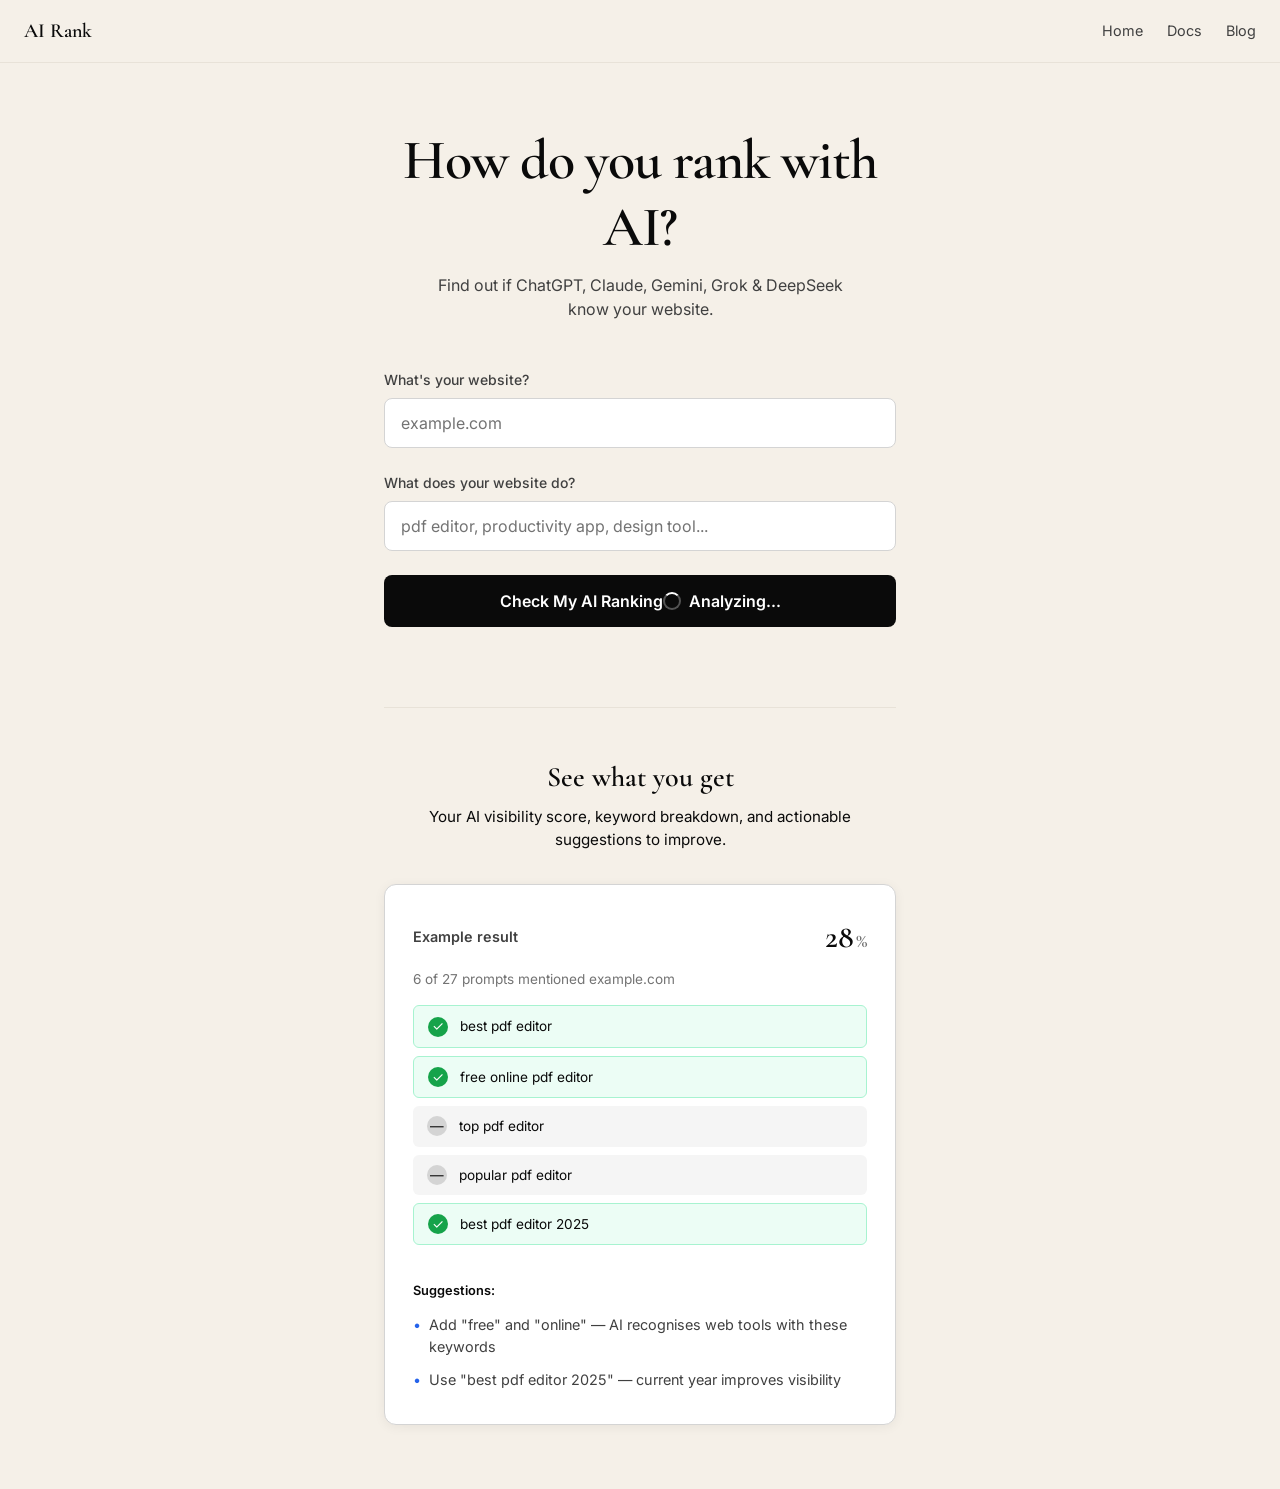
<file: static/index.html>
<!DOCTYPE html>
<html lang="en">
<head>
  <meta charset="UTF-8">
  <meta name="viewport" content="width=device-width, initial-scale=1.0">
  <title>AI Rank - How do you rank with AI?</title>
  <link rel="stylesheet" href="/static/styles.css">
  <link rel="preconnect" href="https://fonts.googleapis.com">
  <link rel="preconnect" href="https://fonts.gstatic.com" crossorigin>
  <link href="https://fonts.googleapis.com/css2?family=Cormorant+Garamond:ital,wght@0,400;0,600;1,400&family=Inter:wght@400;500;600&display=swap" rel="stylesheet">
</head>
<body>
  <nav class="nav">
    <a href="/" class="nav-logo">AI Rank</a>
    <div class="nav-links">
      <a href="/">Home</a>
      <a href="/help">Docs</a>
      <a href="/blog">Blog</a>
    </div>
  </nav>

  <main class="container">
    <header class="hero">
      <h1 class="hero-title">How do you rank with AI?</h1>
      <p class="hero-subtitle">Find out if ChatGPT, Claude, Gemini, Grok & DeepSeek know your website.</p>
    </header>

    <form id="analyse-form" class="form">
      <div class="form-group">
        <label for="website">What's your website?</label>
        <input type="text" id="website" name="website" placeholder="example.com" autocomplete="url">
      </div>
      <div class="form-group">
        <label id="category-label" for="category">What does your website do?</label>
        <input type="text" id="category" name="category" placeholder="pdf editor, productivity app, design tool..." autocomplete="off">
      </div>
      <button type="submit" id="submit-btn" class="btn-primary">
        <span class="btn-text">Check My AI Ranking</span>
        <span class="btn-loading" hidden>
          <span class="spinner"></span> Analyzing...
        </span>
      </button>
    </form>

    <div id="error" class="error" hidden></div>

    <section id="results" class="results" hidden>
      <div class="results-header">
        <h2>Your AI Visibility Score</h2>
        <div class="score-display">
          <span id="score-value" class="score-value">0</span>
          <span class="score-unit">%</span>
        </div>
        <p class="score-meta"><span id="mentions-count">0</span> of <span id="prompts-count">0</span> prompts mentioned you</p>
      </div>

      <div class="results-detail">
        <h3>Keyword Results</h3>
        <div id="prompt-results" class="prompt-list"></div>
      </div>

      <div class="suggestions-section">
        <h3>Suggestions to Improve</h3>
        <p class="suggestions-intro">Use these keywords and tips so AI can recognise you better:</p>
        <ul id="suggestions-list" class="suggestions-list"></ul>
      </div>
    </section>

    <section id="example-output" class="example-output">
      <h2 class="example-title">See what you get</h2>
      <p class="example-desc">Your AI visibility score, keyword breakdown, and actionable suggestions to improve.</p>
      <div class="example-card">
        <div class="example-header">
          <h3>Example result</h3>
          <span class="example-score">28<span class="score-unit">%</span></span>
        </div>
        <p class="example-meta">6 of 27 prompts mentioned example.com</p>
        <div class="example-prompts">
          <div class="prompt-item mentioned"><span class="status">✓</span> best pdf editor</div>
          <div class="prompt-item mentioned"><span class="status">✓</span> free online pdf editor</div>
          <div class="prompt-item"><span class="status">—</span> top pdf editor</div>
          <div class="prompt-item"><span class="status">—</span> popular pdf editor</div>
          <div class="prompt-item mentioned"><span class="status">✓</span> best pdf editor 2025</div>
        </div>
        <div class="example-suggestions">
          <p class="suggestion-label">Suggestions:</p>
          <ul>
            <li>Add "free" and "online" — AI recognises web tools with these keywords</li>
            <li>Use "best pdf editor 2025" — current year improves visibility</li>
          </ul>
        </div>
      </div>
    </section>
  </main>

  <script src="/static/app.js"></script>
</body>
</html>
</file>
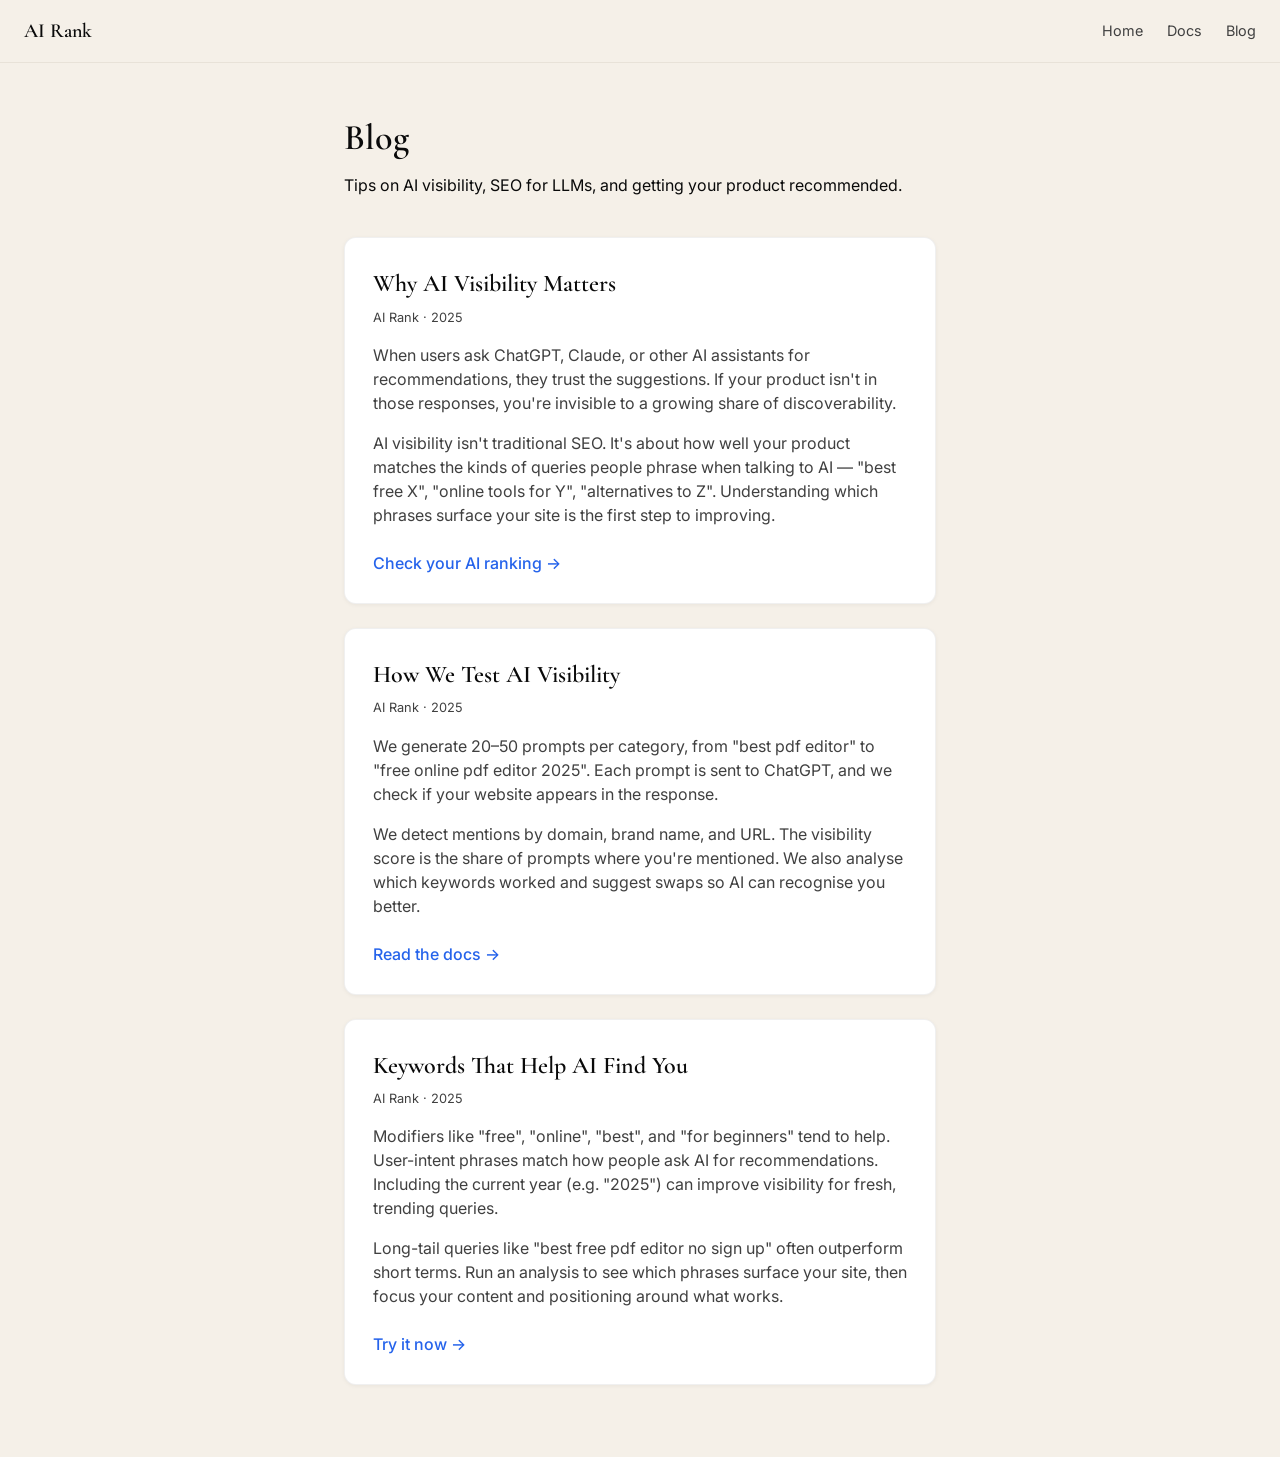
<file: static/blog.html>
<!DOCTYPE html>
<html lang="en">
<head>
  <meta charset="UTF-8">
  <meta name="viewport" content="width=device-width, initial-scale=1.0">
  <title>Blog - AI Rank</title>
  <link rel="stylesheet" href="/static/styles.css">
  <link rel="preconnect" href="https://fonts.googleapis.com">
  <link rel="preconnect" href="https://fonts.gstatic.com" crossorigin>
  <link href="https://fonts.googleapis.com/css2?family=Cormorant+Garamond:ital,wght@0,400;0,600&family=Inter:wght@400;500;600&display=swap" rel="stylesheet">
</head>
<body>
  <nav class="nav">
    <a href="/" class="nav-logo">AI Rank</a>
    <div class="nav-links">
      <a href="/">Home</a>
      <a href="/help">Docs</a>
      <a href="/blog">Blog</a>
    </div>
  </nav>

  <main class="page-container">
    <header class="page-header">
      <h1>Blog</h1>
      <p>Tips on AI visibility, SEO for LLMs, and getting your product recommended.</p>
    </header>

    <article class="blog-post">
      <h2>Why AI Visibility Matters</h2>
      <p class="blog-meta">AI Rank · 2025</p>
      <p>When users ask ChatGPT, Claude, or other AI assistants for recommendations, they trust the suggestions. If your product isn't in those responses, you're invisible to a growing share of discoverability.</p>
      <p>AI visibility isn't traditional SEO. It's about how well your product matches the kinds of queries people phrase when talking to AI — "best free X", "online tools for Y", "alternatives to Z". Understanding which phrases surface your site is the first step to improving.</p>
      <a href="/" class="link-cta">Check your AI ranking →</a>
    </article>

    <article class="blog-post">
      <h2>How We Test AI Visibility</h2>
      <p class="blog-meta">AI Rank · 2025</p>
      <p>We generate 20–50 prompts per category, from "best pdf editor" to "free online pdf editor 2025". Each prompt is sent to ChatGPT, and we check if your website appears in the response.</p>
      <p>We detect mentions by domain, brand name, and URL. The visibility score is the share of prompts where you're mentioned. We also analyse which keywords worked and suggest swaps so AI can recognise you better.</p>
      <a href="/help" class="link-cta">Read the docs →</a>
    </article>

    <article class="blog-post">
      <h2>Keywords That Help AI Find You</h2>
      <p class="blog-meta">AI Rank · 2025</p>
      <p>Modifiers like "free", "online", "best", and "for beginners" tend to help. User-intent phrases match how people ask AI for recommendations. Including the current year (e.g. "2025") can improve visibility for fresh, trending queries.</p>
      <p>Long-tail queries like "best free pdf editor no sign up" often outperform short terms. Run an analysis to see which phrases surface your site, then focus your content and positioning around what works.</p>
      <a href="/" class="link-cta">Try it now →</a>
    </article>
  </main>
</body>
</html>
</file>
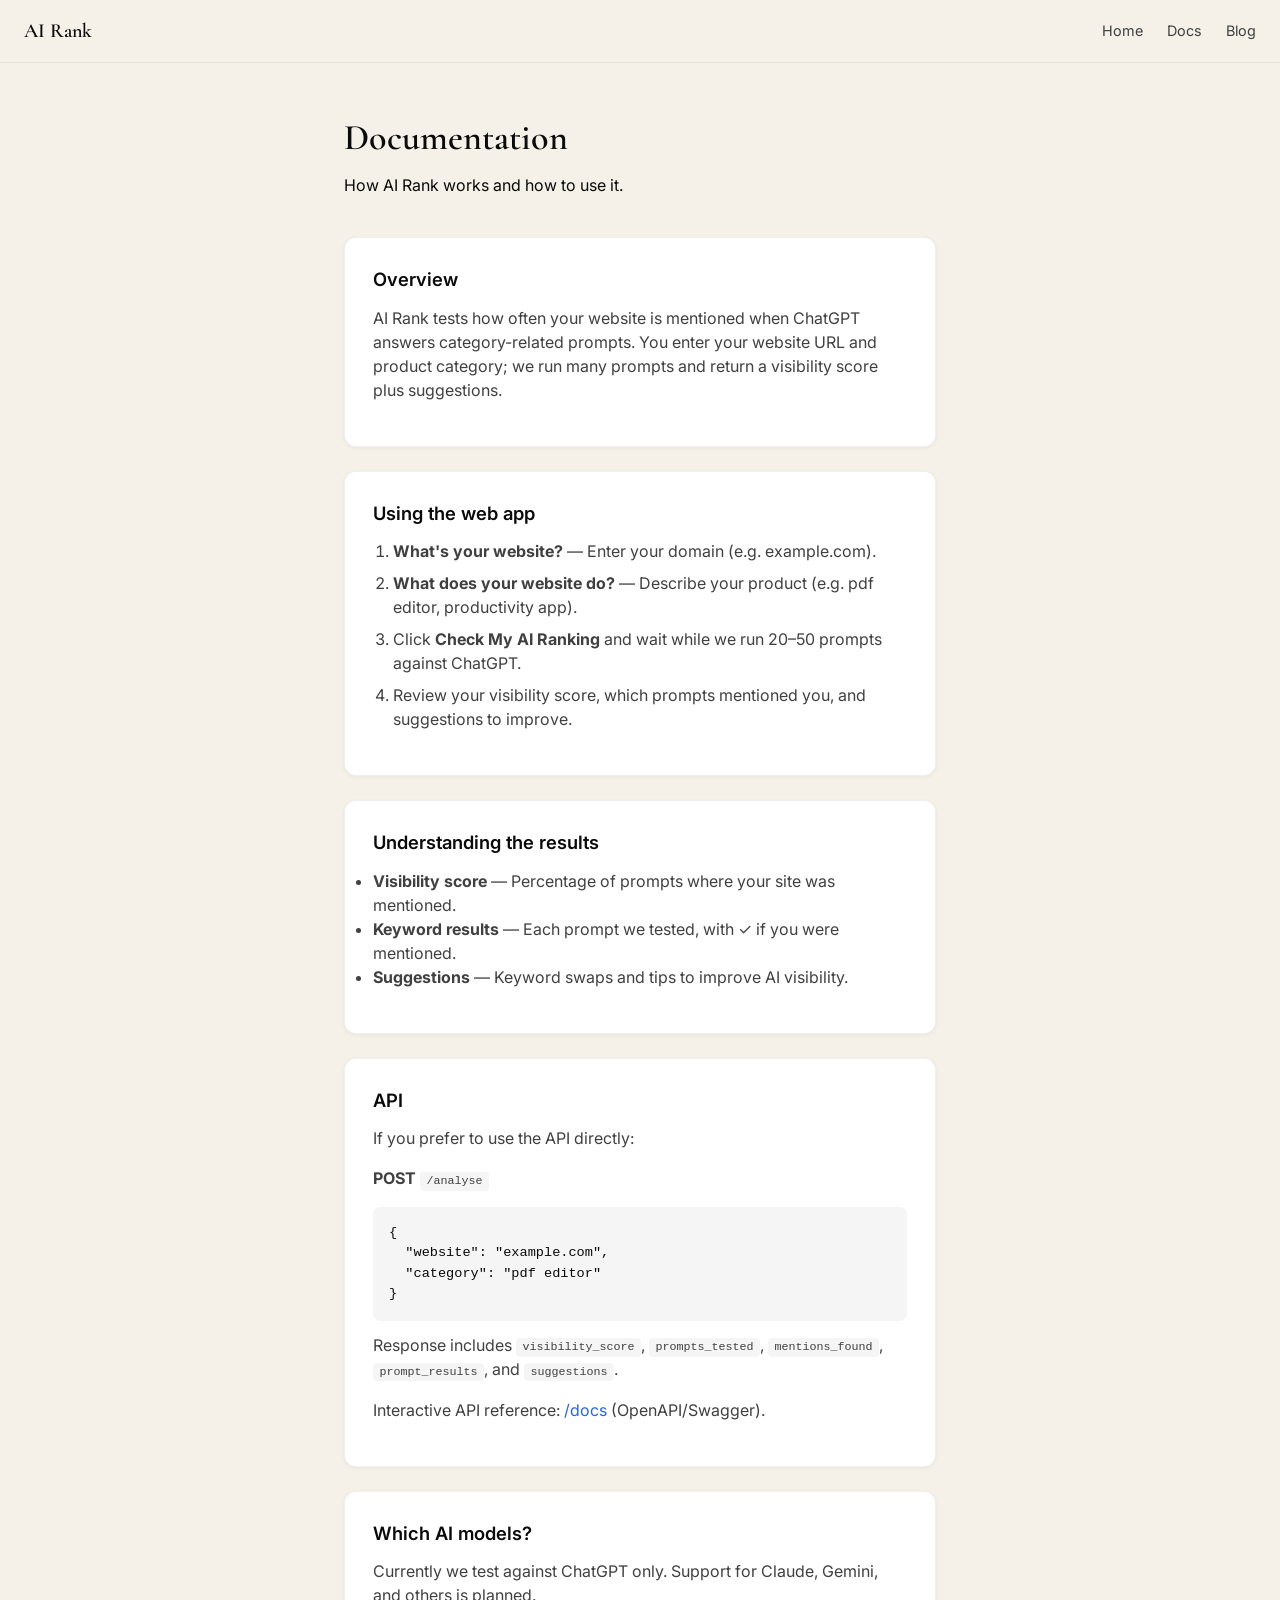
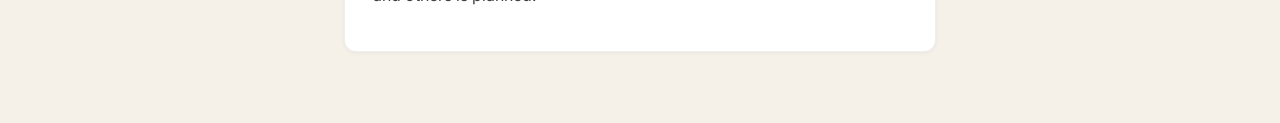
<file: static/docs.html>
<!DOCTYPE html>
<html lang="en">
<head>
  <meta charset="UTF-8">
  <meta name="viewport" content="width=device-width, initial-scale=1.0">
  <title>Docs - AI Rank</title>
  <link rel="stylesheet" href="/static/styles.css">
  <link rel="preconnect" href="https://fonts.googleapis.com">
  <link rel="preconnect" href="https://fonts.gstatic.com" crossorigin>
  <link href="https://fonts.googleapis.com/css2?family=Cormorant+Garamond:ital,wght@0,400;0,600&family=Inter:wght@400;500;600&display=swap" rel="stylesheet">
</head>
<body>
  <nav class="nav">
    <a href="/" class="nav-logo">AI Rank</a>
    <div class="nav-links">
      <a href="/">Home</a>
      <a href="/help">Docs</a>
      <a href="/blog">Blog</a>
    </div>
  </nav>

  <main class="page-container docs">
    <header class="page-header">
      <h1>Documentation</h1>
      <p>How AI Rank works and how to use it.</p>
    </header>

    <section class="docs-section">
      <h2>Overview</h2>
      <p>AI Rank tests how often your website is mentioned when ChatGPT answers category-related prompts. You enter your website URL and product category; we run many prompts and return a visibility score plus suggestions.</p>
    </section>

    <section class="docs-section">
      <h2>Using the web app</h2>
      <ol class="docs-steps">
        <li><strong>What's your website?</strong> — Enter your domain (e.g. example.com).</li>
        <li><strong>What does your website do?</strong> — Describe your product (e.g. pdf editor, productivity app).</li>
        <li>Click <strong>Check My AI Ranking</strong> and wait while we run 20–50 prompts against ChatGPT.</li>
        <li>Review your visibility score, which prompts mentioned you, and suggestions to improve.</li>
      </ol>
    </section>

    <section class="docs-section">
      <h2>Understanding the results</h2>
      <ul>
        <li><strong>Visibility score</strong> — Percentage of prompts where your site was mentioned.</li>
        <li><strong>Keyword results</strong> — Each prompt we tested, with ✓ if you were mentioned.</li>
        <li><strong>Suggestions</strong> — Keyword swaps and tips to improve AI visibility.</li>
      </ul>
    </section>

    <section class="docs-section">
      <h2>API</h2>
      <p>If you prefer to use the API directly:</p>
      <p><strong>POST</strong> <code>/analyse</code></p>
      <pre class="code-block">{
  "website": "example.com",
  "category": "pdf editor"
}</pre>
      <p>Response includes <code>visibility_score</code>, <code>prompts_tested</code>, <code>mentions_found</code>, <code>prompt_results</code>, and <code>suggestions</code>.</p>
      <p>Interactive API reference: <a href="/docs" class="link" target="_blank">/docs</a> (OpenAPI/Swagger).</p>
    </section>

    <section class="docs-section">
      <h2>Which AI models?</h2>
      <p>Currently we test against ChatGPT only. Support for Claude, Gemini, and others is planned.</p>
    </section>
  </main>
</body>
</html>
</file>
<file: static/styles.css>
:root {
  --black: #0a0a0a;
  --gray-900: #171717;
  --gray-700: #404040;
  --gray-500: #737373;
  --gray-300: #d4d4d4;
  --gray-100: #f5f5f5;
  --white: #ffffff;
  --beige: #f5f0e8;
  --beige-dark: #e8e2d8;
  --blue: #2563eb;
  --green: #16a34a;
  --red: #dc2626;
}

* {
  box-sizing: border-box;
  margin: 0;
  padding: 0;
}

body {
  font-family: 'Inter', -apple-system, BlinkMacSystemFont, sans-serif;
  background: var(--beige);
  color: var(--black);
  min-height: 100vh;
  line-height: 1.5;
}

/* Nav */
.nav {
  display: flex;
  align-items: center;
  justify-content: space-between;
  padding: 1rem 1.5rem;
  background: var(--beige);
  border-bottom: 1px solid var(--beige-dark);
}

.nav-logo {
  font-family: 'Cormorant Garamond', Georgia, serif;
  font-size: 1.25rem;
  font-weight: 600;
  color: var(--black);
  text-decoration: none;
}

.nav-links {
  display: flex;
  gap: 1.5rem;
}

.nav-links a {
  font-size: 0.9rem;
  color: var(--gray-700);
  text-decoration: none;
  transition: color 0.2s;
}

.nav-links a:hover {
  color: var(--black);
}

.container {
  max-width: 560px;
  margin: 0 auto;
  padding: 4rem 1.5rem;
}

/* Hero */
.hero {
  text-align: center;
  margin-bottom: 3rem;
}

.hero-title {
  font-family: 'Cormorant Garamond', Georgia, serif;
  font-size: clamp(2.25rem, 5vw, 3.5rem);
  font-weight: 600;
  color: var(--black);
  margin-bottom: 0.75rem;
  letter-spacing: -0.02em;
  line-height: 1.2;
}

.hero-subtitle {
  font-size: 1rem;
  color: var(--gray-700);
  font-weight: 400;
  max-width: 420px;
  margin: 0 auto;
}

/* Form */
.form {
  display: flex;
  flex-direction: column;
  gap: 1.5rem;
}

.form-group {
  display: flex;
  flex-direction: column;
  gap: 0.5rem;
}

.form-group label {
  font-size: 0.875rem;
  font-weight: 500;
  color: var(--gray-700);
}

.form-group input {
  font-family: inherit;
  font-size: 1rem;
  padding: 0.875rem 1rem;
  border: 1px solid var(--gray-300);
  border-radius: 8px;
  background: var(--white);
  color: var(--black);
  transition: border-color 0.2s, box-shadow 0.2s;
}

.form-group input:focus {
  background: var(--white);
}

.form-group input::placeholder {
  color: var(--gray-500);
}

.form-group input:focus {
  outline: none;
  border-color: var(--blue);
  box-shadow: 0 0 0 3px rgba(37, 99, 235, 0.15);
}

.form-group input:read-only {
  background: var(--gray-100);
  cursor: default;
}

/* Button */
.btn-primary {
  font-family: inherit;
  font-size: 1rem;
  font-weight: 600;
  padding: 1rem 1.5rem;
  background: var(--black);
  color: var(--white);
  border: none;
  border-radius: 8px;
  cursor: pointer;
  transition: background 0.2s, transform 0.1s;
  display: flex;
  align-items: center;
  justify-content: center;
  min-height: 52px;
}

.btn-primary:hover:not(:disabled) {
  background: var(--gray-900);
  transform: translateY(-1px);
}

.btn-primary:active:not(:disabled) {
  transform: translateY(0);
}

.btn-primary:disabled {
  cursor: not-allowed;
  opacity: 0.8;
}

.btn-loading {
  display: flex;
  align-items: center;
  gap: 0.5rem;
}

.spinner {
  width: 18px;
  height: 18px;
  border: 2px solid rgba(255, 255, 255, 0.3);
  border-top-color: var(--white);
  border-radius: 50%;
  animation: spin 0.7s linear infinite;
}

@keyframes spin {
  to { transform: rotate(360deg); }
}

/* Error */
.error {
  margin-top: 1rem;
  padding: 1rem;
  background: #fef2f2;
  border: 1px solid #fecaca;
  color: var(--red);
  border-radius: 8px;
  font-size: 0.9rem;
}

/* Results */
.results {
  margin-top: 3rem;
  padding-top: 2.5rem;
  border-top: 1px solid var(--gray-300);
  animation: fadeIn 0.4s ease;
}

@keyframes fadeIn {
  from { opacity: 0; transform: translateY(8px); }
  to { opacity: 1; transform: translateY(0); }
}

.results-header {
  text-align: center;
  margin-bottom: 2rem;
}

.results-header h2 {
  font-family: 'Cormorant Garamond', Georgia, serif;
  font-size: 1.5rem;
  font-weight: 600;
  margin-bottom: 0.5rem;
}

.score-display {
  font-family: 'Cormorant Garamond', Georgia, serif;
  font-size: 4rem;
  font-weight: 600;
  color: var(--black);
  line-height: 1;
}

.score-unit {
  font-size: 2rem;
  color: var(--gray-500);
  margin-left: 0.125rem;
}

.score-meta {
  margin-top: 0.5rem;
  font-size: 0.9rem;
  color: var(--gray-600);
  color: var(--gray-500);
}

.results-detail,
.suggestions-section {
  margin-bottom: 2rem;
}

.results-detail h3,
.suggestions-section h3 {
  font-size: 1rem;
  font-weight: 600;
  margin-bottom: 0.75rem;
  color: var(--gray-900);
}

.prompt-list {
  display: flex;
  flex-direction: column;
  gap: 0.5rem;
  max-height: 240px;
  overflow-y: auto;
}

.prompt-item {
  display: flex;
  align-items: center;
  gap: 0.75rem;
  padding: 0.625rem 0.875rem;
  background: var(--gray-100);
  border-radius: 6px;
  font-size: 0.9rem;
}

.prompt-item.mentioned {
  background: #ecfdf5;
  border: 1px solid #a7f3d0;
}

.prompt-item .status {
  flex-shrink: 0;
  width: 20px;
  height: 20px;
  border-radius: 50%;
  display: flex;
  align-items: center;
  justify-content: center;
}

.prompt-item.mentioned .status {
  background: var(--green);
  color: white;
}

.prompt-item:not(.mentioned) .status {
  background: var(--gray-300);
}

.status-icon {
  font-size: 12px;
  line-height: 1;
}

.suggestions-intro {
  font-size: 0.9rem;
  color: var(--gray-600);
  color: var(--gray-500);
  margin-bottom: 1rem;
}

.suggestions-list {
  list-style: none;
}

.suggestions-list li {
  padding: 0.875rem 1rem;
  background: var(--gray-100);
  border-radius: 8px;
  margin-bottom: 0.5rem;
  font-size: 0.95rem;
  border-left: 3px solid var(--blue);
}

.suggestions-list li .type {
  font-size: 0.75rem;
  font-weight: 600;
  color: var(--gray-500);
  text-transform: uppercase;
  letter-spacing: 0.05em;
  margin-bottom: 0.25rem;
}

/* Example output (scroll section) */
.example-output {
  margin-top: 5rem;
  padding-top: 3rem;
  border-top: 1px solid var(--beige-dark);
  opacity: 0;
  transform: translateY(24px);
  transition: opacity 0.6s ease, transform 0.6s ease;
}

.example-output.visible {
  opacity: 1;
  transform: translateY(0);
}

.example-title {
  font-family: 'Cormorant Garamond', Georgia, serif;
  font-size: 1.75rem;
  font-weight: 600;
  text-align: center;
  margin-bottom: 0.5rem;
}

.example-desc {
  text-align: center;
  color: var(--gray-600);
  font-size: 0.95rem;
  margin-bottom: 2rem;
}

.example-card {
  background: var(--white);
  border-radius: 12px;
  padding: 1.75rem;
  box-shadow: 0 2px 12px rgba(0, 0, 0, 0.06);
  border: 1px solid var(--gray-300);
}

.example-header {
  display: flex;
  align-items: center;
  justify-content: space-between;
  margin-bottom: 0.5rem;
}

.example-header h3 {
  font-size: 0.9rem;
  font-weight: 600;
  color: var(--gray-700);
}

.example-score {
  font-family: 'Cormorant Garamond', Georgia, serif;
  font-size: 2rem;
  font-weight: 600;
}

.example-score .score-unit {
  font-size: 1.25rem;
}

.example-meta {
  font-size: 0.85rem;
  color: var(--gray-500);
  margin-bottom: 1rem;
}

.example-prompts {
  display: flex;
  flex-direction: column;
  gap: 0.5rem;
  margin-bottom: 1.25rem;
}

.example-prompts .prompt-item {
  font-size: 0.85rem;
}

.example-suggestions {
  padding-top: 1rem;
  border-top: 1px solid var(--gray-200);
}

.suggestion-label {
  font-size: 0.8rem;
  font-weight: 600;
  color: var(--gray-600);
  margin-bottom: 0.5rem;
}

.example-suggestions ul {
  list-style: none;
  font-size: 0.9rem;
  color: var(--gray-700);
}

.example-suggestions li {
  padding: 0.35rem 0;
  padding-left: 1rem;
  position: relative;
}

.example-suggestions li::before {
  content: "•";
  position: absolute;
  left: 0;
  color: var(--blue);
}

/* Blog & Docs pages */
.page-container {
  max-width: 640px;
  margin: 0 auto;
  padding: 3rem 1.5rem;
}

.page-header {
  margin-bottom: 2.5rem;
}

.page-header h1 {
  font-family: 'Cormorant Garamond', Georgia, serif;
  font-size: 2.25rem;
  font-weight: 600;
  margin-bottom: 0.5rem;
}

.page-header p {
  color: var(--gray-600);
  font-size: 1rem;
}

.blog-post,
.docs-section {
  background: var(--white);
  border-radius: 12px;
  padding: 1.75rem;
  margin-bottom: 1.5rem;
  box-shadow: 0 1px 4px rgba(0, 0, 0, 0.05);
  border: 1px solid rgba(0, 0, 0, 0.06);
}

.blog-post h2 {
  font-family: 'Cormorant Garamond', Georgia, serif;
  font-size: 1.5rem;
  font-weight: 600;
  margin-bottom: 0.35rem;
}

.blog-meta {
  font-size: 0.8rem;
  color: var(--gray-500);
  margin-bottom: 1rem;
}

.blog-post p {
  margin-bottom: 1rem;
  color: var(--gray-700);
}

.link-cta {
  display: inline-block;
  margin-top: 0.5rem;
  font-weight: 500;
  color: var(--blue);
  text-decoration: none;
}

.link-cta:hover {
  text-decoration: underline;
}

.docs-section h2 {
  font-size: 1.15rem;
  font-weight: 600;
  margin-bottom: 0.75rem;
}

.docs-section p,
.docs-section ul,
.docs-section ol {
  margin-bottom: 1rem;
  color: var(--gray-700);
}

.docs-steps {
  padding-left: 1.25rem;
}

.docs-steps li {
  margin-bottom: 0.5rem;
}

.code-block {
  background: var(--gray-100);
  padding: 1rem;
  border-radius: 8px;
  font-size: 0.85rem;
  overflow-x: auto;
  margin: 0.75rem 0;
  font-family: ui-monospace, monospace;
}

.docs-section code {
  background: var(--gray-100);
  padding: 0.15rem 0.4rem;
  border-radius: 4px;
  font-size: 0.9em;
}

.docs-section .link {
  color: var(--blue);
  text-decoration: none;
}

.docs-section .link:hover {
  text-decoration: underline;
}
</file>
